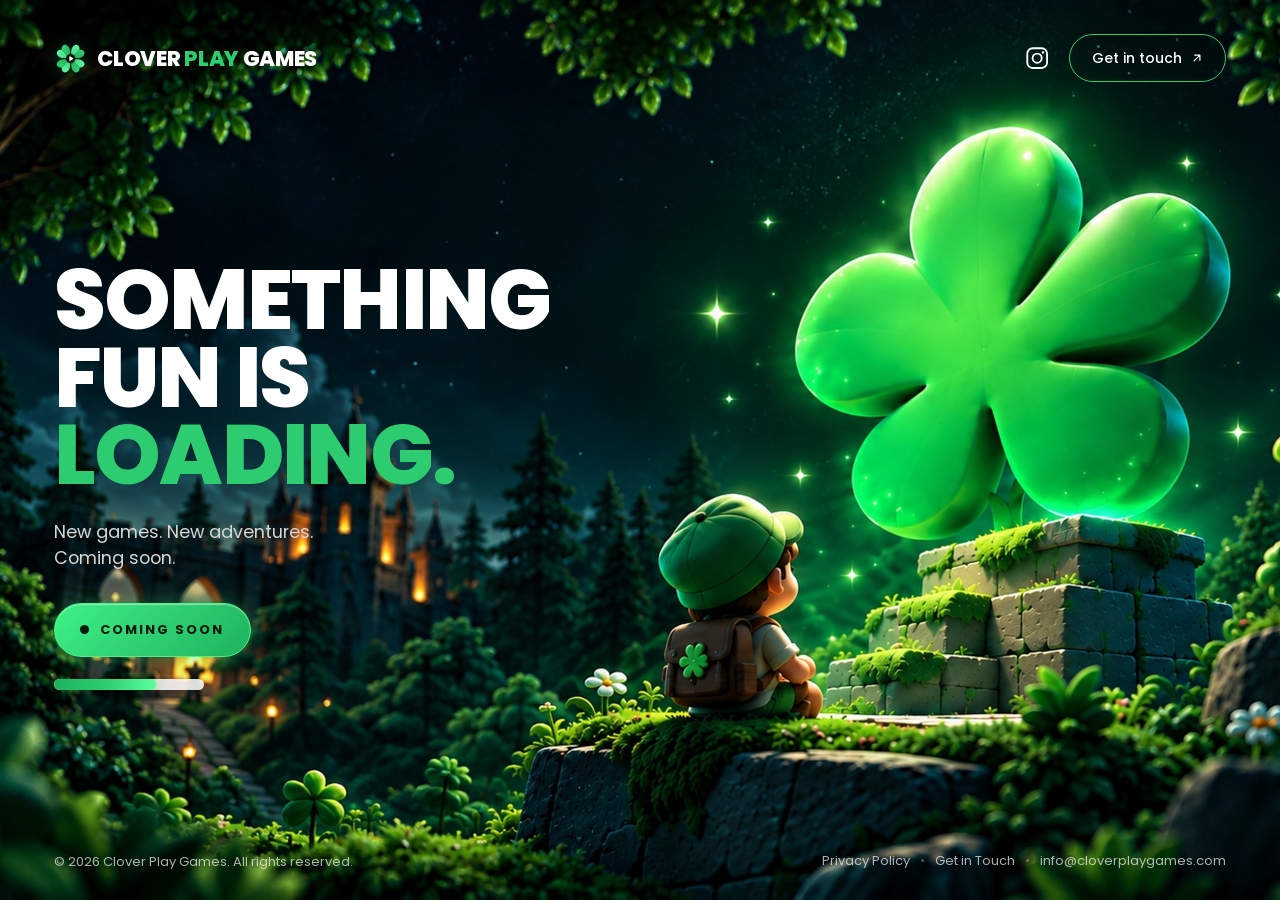
<file: index.html>
<!DOCTYPE html>
<html lang="en">
<head>
  <meta charset="UTF-8" />
  <meta name="viewport" content="width=device-width, initial-scale=1.0" />
  <title>Clover Play Games — Something Fun Is Loading</title>
  <meta name="description" content="Clover Play Games is crafting new worlds to play and explore. New games. New adventures. Coming soon." />
  <meta name="theme-color" content="#07090a" />

  <!-- Favicon & Canonical -->
  <link rel="icon" type="image/svg+xml" href="images/favicon.svg" />
  <link rel="canonical" href="https://cloverplaygames.com/" />

  <!-- Open Graph / Social Preview -->
  <meta property="og:type" content="website" />
  <meta property="og:url" content="https://cloverplaygames.com/" />
  <meta property="og:site_name" content="Clover Play Games" />
  <meta property="og:title" content="Clover Play Games — Something Fun Is Loading" />
  <meta property="og:description" content="New games. New adventures. Coming soon." />
  <meta property="og:image" content="https://cloverplaygames.com/images/hero-desktop-1672.jpg" />
  <meta property="og:image:width" content="1672" />
  <meta property="og:image:height" content="941" />

  <!-- Twitter / X Card -->
  <meta name="twitter:card" content="summary_large_image" />
  <meta name="twitter:title" content="Clover Play Games — Something Fun Is Loading" />
  <meta name="twitter:description" content="New games. New adventures. Coming soon." />
  <meta name="twitter:image" content="https://cloverplaygames.com/images/hero-desktop-1672.jpg" />

  <!-- Google Font: Poppins -->
  <link rel="preconnect" href="https://fonts.googleapis.com">
  <link rel="preconnect" href="https://fonts.gstatic.com" crossorigin>
  <link href="https://fonts.googleapis.com/css2?family=Poppins:wght@400;500;600;700;800;900&display=swap" rel="stylesheet">

  <link rel="stylesheet" href="css/styles.css" />
</head>
<body>

  <div class="page">

    <!-- Background scene -->
    <div class="hero-bg" aria-hidden="true"></div>

    <!-- Header -->
    <header class="site-header">
      <a href="./" class="logo" aria-label="Clover Play Games home">
        <svg class="logo-icon" width="40" height="40" viewBox="0 0 40 40" fill="none" xmlns="http://www.w3.org/2000/svg">
          <defs>
            <linearGradient id="cpg-lit" x1="6" y1="4" x2="34" y2="36" gradientUnits="userSpaceOnUse">
              <stop offset="0%" stop-color="#6BFFAE"/>
              <stop offset="55%" stop-color="#2ECC71"/>
              <stop offset="100%" stop-color="#109848"/>
            </linearGradient>
            <linearGradient id="cpg-shade" x1="8" y1="6" x2="32" y2="34" gradientUnits="userSpaceOnUse">
              <stop offset="0%" stop-color="#3CE882"/>
              <stop offset="100%" stop-color="#0B7A38"/>
            </linearGradient>
          </defs>
          <g transform="rotate(45 20 20)">
            <path d="M20 17.6C13.5 14.2 10.2 8.8 12.2 4.6C13.6 1.6 17.8 1.8 20 4.9V17.6Z" fill="url(#cpg-lit)"/>
            <path d="M20 17.6C26.5 14.2 29.8 8.8 27.8 4.6C26.4 1.6 22.2 1.8 20 4.9V17.6Z" fill="url(#cpg-shade)"/>
          </g>
          <g transform="rotate(135 20 20)">
            <path d="M20 17.6C13.5 14.2 10.2 8.8 12.2 4.6C13.6 1.6 17.8 1.8 20 4.9V17.6Z" fill="url(#cpg-lit)"/>
            <path d="M20 17.6C26.5 14.2 29.8 8.8 27.8 4.6C26.4 1.6 22.2 1.8 20 4.9V17.6Z" fill="url(#cpg-shade)"/>
          </g>
          <g transform="rotate(225 20 20)">
            <path d="M20 17.6C13.5 14.2 10.2 8.8 12.2 4.6C13.6 1.6 17.8 1.8 20 4.9V17.6Z" fill="url(#cpg-lit)"/>
            <path d="M20 17.6C26.5 14.2 29.8 8.8 27.8 4.6C26.4 1.6 22.2 1.8 20 4.9V17.6Z" fill="url(#cpg-shade)"/>
          </g>
          <g transform="rotate(315 20 20)">
            <path d="M20 17.6C13.5 14.2 10.2 8.8 12.2 4.6C13.6 1.6 17.8 1.8 20 4.9V17.6Z" fill="url(#cpg-lit)"/>
            <path d="M20 17.6C26.5 14.2 29.8 8.8 27.8 4.6C26.4 1.6 22.2 1.8 20 4.9V17.6Z" fill="url(#cpg-shade)"/>
          </g>
          <circle cx="20" cy="20" r="5.6" fill="#06140C"/>
          <path d="M18.4 17.1C18.4 16.65 18.9 16.38 19.28 16.62L22.95 18.88C23.32 19.1 23.32 19.64 22.95 19.86L19.28 22.12C18.9 22.36 18.4 22.09 18.4 21.64V17.1Z" transform="translate(0 0.6)" fill="#FFFFFF"/>
        </svg>
        <span class="logo-text">CLOVER <span class="accent">PLAY</span> GAMES</span>
      </a>

      <nav class="header-actions" aria-label="Primary navigation">
        <a href="https://www.instagram.com/cloverplaygames/" target="_blank" rel="noopener noreferrer" class="icon-btn" aria-label="Instagram">
          <svg width="32" height="32" viewBox="0 0 32 32" fill="none" aria-hidden="true" xmlns="http://www.w3.org/2000/svg">
            <rect x="3" y="3" width="26" height="26" rx="7" stroke="currentColor" stroke-width="2.4"/>
            <circle cx="16" cy="16" r="6" stroke="currentColor" stroke-width="2.4"/>
            <circle cx="23.6" cy="8.5" r="1.6" fill="currentColor"/>
          </svg>
        </a>
        <a href="contact.html" class="pill-btn outline">
          Get in touch
          <svg width="14" height="14" viewBox="0 0 24 24" fill="none" xmlns="http://www.w3.org/2000/svg">
            <path d="M7 17L17 7M17 7H8M17 7V16" stroke="currentColor" stroke-width="2" stroke-linecap="round" stroke-linejoin="round"/>
          </svg>
        </a>
      </nav>
    </header>

    <!-- Hero content -->
    <main class="hero">
      <h1 class="headline">
        <span class="line-white">SOMETHING</span>
        <span class="line-white">FUN IS</span>
        <span class="line-accent">LOADING.</span>
      </h1>
      <p class="subtext">New games. New adventures.<br class="br-desktop" /> Coming soon.</p>
      <span class="pill-btn coming-soon">
        <span class="status-pulse-dot" aria-hidden="true"></span>
        Coming soon
      </span>
      <div class="loading-progress" role="img" aria-label="Loading progress">
        <span></span>
      </div>
    </main>

    <!-- Footer -->
    <footer class="site-footer">
      <p>© 2026 Clover Play Games.<br class="br-mobile" /> All rights reserved.</p>
      <nav class="footer-links" aria-label="Footer navigation">
        <a href="privacy-policy.html">Privacy Policy</a>
        <span class="footer-sep" aria-hidden="true">•</span>
        <a href="contact.html">Get in Touch</a>
        <span class="footer-sep" aria-hidden="true">•</span>
        <a href="https://mail.google.com/mail/?view=cm&fs=1&to=info@cloverplaygames.com" target="_blank" rel="noopener noreferrer" class="footer-email">info@cloverplaygames.com</a>
      </nav>
    </footer>

  </div>

  <script>
    const instagramButton = document.querySelector('.icon-btn');
    if (instagramButton) {
      instagramButton.addEventListener('click', () => {
        instagramButton.classList.remove('is-pressed');
        void instagramButton.offsetWidth;
        instagramButton.classList.add('is-pressed');
      });
    }
  </script>

</body>
</html>
</file>
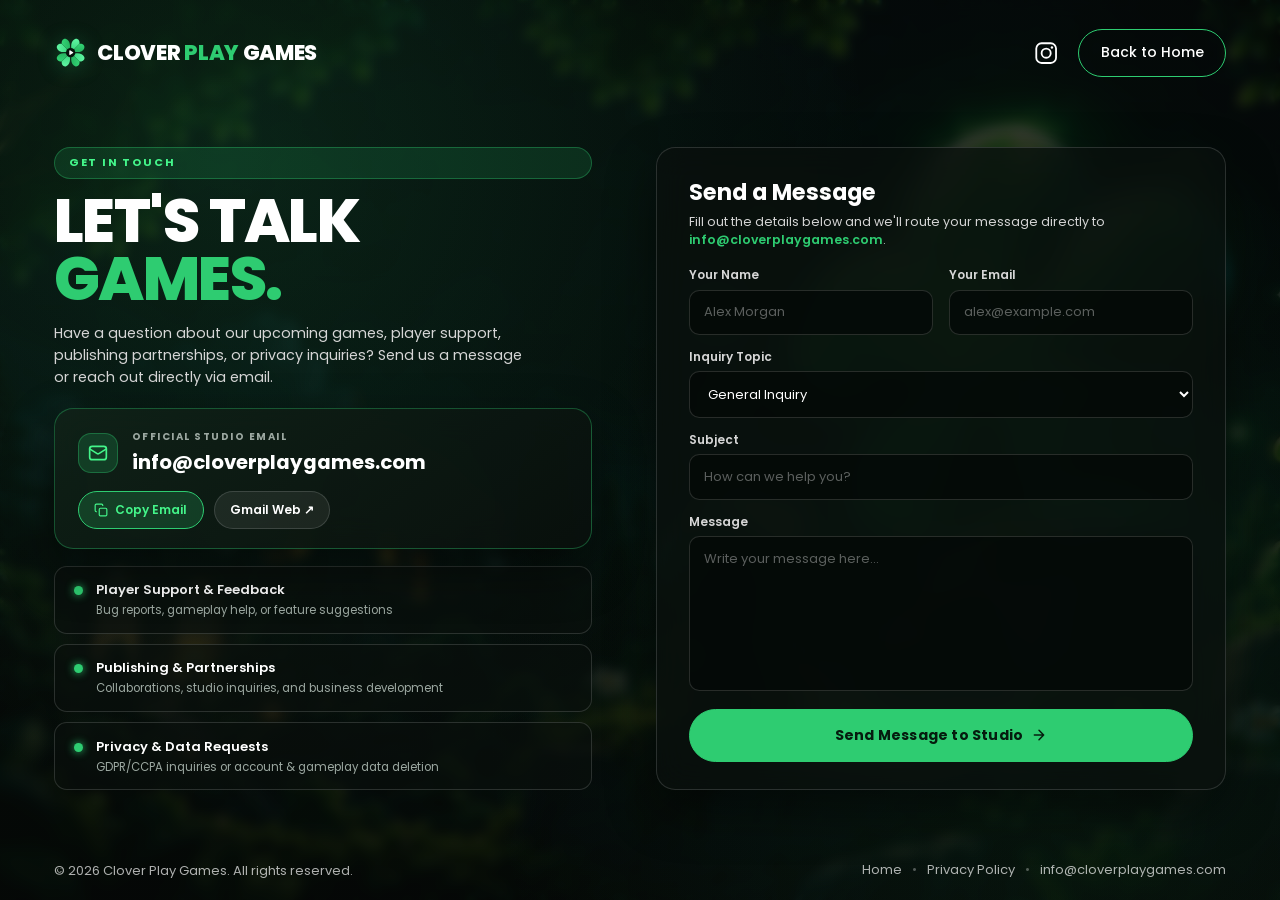
<file: contact.html>
<!DOCTYPE html>
<html lang="en">
<head>
  <meta charset="UTF-8" />
  <meta name="viewport" content="width=device-width, initial-scale=1.0" />
  <title>Get in Touch — Clover Play Games</title>
  <meta name="description" content="Get in touch with Clover Play Games for player support, publishing partnerships, press inquiries, or privacy requests at info@cloverplaygames.com." />
  <meta name="theme-color" content="#07090a" />

  <!-- Favicon & Canonical -->
  <link rel="icon" type="image/svg+xml" href="images/favicon.svg" />
  <link rel="canonical" href="https://cloverplaygames.com/contact.html" />

  <!-- Open Graph / Social Preview -->
  <meta property="og:type" content="website" />
  <meta property="og:url" content="https://cloverplaygames.com/contact.html" />
  <meta property="og:site_name" content="Clover Play Games" />
  <meta property="og:title" content="Get in Touch — Clover Play Games" />
  <meta property="og:description" content="Connect with Clover Play Games for game support, partnerships, and inquiries." />
  <meta property="og:image" content="https://cloverplaygames.com/images/hero-desktop-1672.jpg" />

  <!-- Twitter / X Card -->
  <meta name="twitter:card" content="summary_large_image" />
  <meta name="twitter:title" content="Get in Touch — Clover Play Games" />
  <meta name="twitter:description" content="Connect with Clover Play Games for game support, partnerships, and inquiries." />
  <meta name="twitter:image" content="https://cloverplaygames.com/images/hero-desktop-1672.jpg" />

  <!-- Google Font: Poppins -->
  <link rel="preconnect" href="https://fonts.googleapis.com">
  <link rel="preconnect" href="https://fonts.gstatic.com" crossorigin>
  <link href="https://fonts.googleapis.com/css2?family=Poppins:wght@400;500;600;700;800;900&display=swap" rel="stylesheet">

  <link rel="stylesheet" href="css/styles.css" />
</head>
<body>

  <div class="page subpage contact-page">

    <!-- Background scene with readable dark scrim -->
    <div class="hero-bg" aria-hidden="true"></div>
    <div class="subpage-scrim" aria-hidden="true"></div>

    <!-- Header -->
    <header class="site-header">
      <a href="./" class="logo" aria-label="Clover Play Games home">
        <svg class="logo-icon" width="40" height="40" viewBox="0 0 40 40" fill="none" xmlns="http://www.w3.org/2000/svg">
          <defs>
            <linearGradient id="cpg-lit" x1="6" y1="4" x2="34" y2="36" gradientUnits="userSpaceOnUse">
              <stop offset="0%" stop-color="#6BFFAE"/>
              <stop offset="55%" stop-color="#2ECC71"/>
              <stop offset="100%" stop-color="#109848"/>
            </linearGradient>
            <linearGradient id="cpg-shade" x1="8" y1="6" x2="32" y2="34" gradientUnits="userSpaceOnUse">
              <stop offset="0%" stop-color="#3CE882"/>
              <stop offset="100%" stop-color="#0B7A38"/>
            </linearGradient>
          </defs>
          <g transform="rotate(45 20 20)">
            <path d="M20 17.6C13.5 14.2 10.2 8.8 12.2 4.6C13.6 1.6 17.8 1.8 20 4.9V17.6Z" fill="url(#cpg-lit)"/>
            <path d="M20 17.6C26.5 14.2 29.8 8.8 27.8 4.6C26.4 1.6 22.2 1.8 20 4.9V17.6Z" fill="url(#cpg-shade)"/>
          </g>
          <g transform="rotate(135 20 20)">
            <path d="M20 17.6C13.5 14.2 10.2 8.8 12.2 4.6C13.6 1.6 17.8 1.8 20 4.9V17.6Z" fill="url(#cpg-lit)"/>
            <path d="M20 17.6C26.5 14.2 29.8 8.8 27.8 4.6C26.4 1.6 22.2 1.8 20 4.9V17.6Z" fill="url(#cpg-shade)"/>
          </g>
          <g transform="rotate(225 20 20)">
            <path d="M20 17.6C13.5 14.2 10.2 8.8 12.2 4.6C13.6 1.6 17.8 1.8 20 4.9V17.6Z" fill="url(#cpg-lit)"/>
            <path d="M20 17.6C26.5 14.2 29.8 8.8 27.8 4.6C26.4 1.6 22.2 1.8 20 4.9V17.6Z" fill="url(#cpg-shade)"/>
          </g>
          <g transform="rotate(315 20 20)">
            <path d="M20 17.6C13.5 14.2 10.2 8.8 12.2 4.6C13.6 1.6 17.8 1.8 20 4.9V17.6Z" fill="url(#cpg-lit)"/>
            <path d="M20 17.6C26.5 14.2 29.8 8.8 27.8 4.6C26.4 1.6 22.2 1.8 20 4.9V17.6Z" fill="url(#cpg-shade)"/>
          </g>
          <circle cx="20" cy="20" r="5.6" fill="#06140C"/>
          <path d="M18.4 17.1C18.4 16.65 18.9 16.38 19.28 16.62L22.95 18.88C23.32 19.1 23.32 19.64 22.95 19.86L19.28 22.12C18.9 22.36 18.4 22.09 18.4 21.64V17.1Z" transform="translate(0 0.6)" fill="#FFFFFF"/>
        </svg>
        <span class="logo-text">CLOVER <span class="accent">PLAY</span> GAMES</span>
      </a>

      <nav class="header-actions" aria-label="Primary navigation">
        <a href="https://www.instagram.com/cloverplaygames/" target="_blank" rel="noopener noreferrer" class="icon-btn" aria-label="Instagram">
          <svg width="32" height="32" viewBox="0 0 32 32" fill="none" aria-hidden="true" xmlns="http://www.w3.org/2000/svg">
            <rect x="3" y="3" width="26" height="26" rx="7" stroke="currentColor" stroke-width="2.4"/>
            <circle cx="16" cy="16" r="6" stroke="currentColor" stroke-width="2.4"/>
            <circle cx="23.6" cy="8.5" r="1.6" fill="currentColor"/>
          </svg>
        </a>
        <a href="./" class="pill-btn outline">
          Back to Home
        </a>
      </nav>
    </header>

    <!-- Contact Content -->
    <main class="subpage-main">
      <div class="contact-grid">

        <!-- Left Column: Info & Direct Email Card -->
        <section class="contact-info">
          <span class="section-badge">GET IN TOUCH</span>
          <h1 class="subpage-title">
            LET'S TALK <span class="line-accent">GAMES.</span>
          </h1>
          <p class="subpage-lead">
            Have a question about our upcoming games, player support, publishing partnerships, or privacy inquiries? Send us a message or reach out directly via email.
          </p>

          <!-- Official Email Highlight Card -->
          <div class="glass-card email-spotlight-card">
            <div class="email-card-header">
              <div class="email-icon-badge" aria-hidden="true">
                <svg width="20" height="20" viewBox="0 0 24 24" fill="none" xmlns="http://www.w3.org/2000/svg">
                  <rect x="2" y="4" width="20" height="16" rx="3" stroke="currentColor" stroke-width="2"/>
                  <path d="M22 7L13.03 12.7C12.41 13.09 11.59 13.09 10.97 12.7L2 7" stroke="currentColor" stroke-width="2" stroke-linecap="round"/>
                </svg>
              </div>
              <div>
                <span class="card-eyebrow">OFFICIAL STUDIO EMAIL</span>
                <a href="https://mail.google.com/mail/?view=cm&fs=1&to=info@cloverplaygames.com" target="_blank" rel="noopener noreferrer" class="email-address-link" id="official-email">info@cloverplaygames.com</a>
              </div>
            </div>

            <div class="email-quick-actions">
              <button type="button" class="action-chip primary-chip" id="copy-email-btn" data-email="info@cloverplaygames.com">
                <svg width="14" height="14" viewBox="0 0 24 24" fill="none" xmlns="http://www.w3.org/2000/svg">
                  <rect x="9" y="9" width="13" height="13" rx="2" stroke="currentColor" stroke-width="2"/>
                  <path d="M5 15H4C2.89543 15 2 14.1046 2 13V4C2 2.89543 2.89543 2 4 2H13C14.1046 2 15 2.89543 15 4V5" stroke="currentColor" stroke-width="2"/>
                </svg>
                <span id="copy-email-label">Copy Email</span>
              </button>
              <a href="https://mail.google.com/mail/?view=cm&fs=1&to=info@cloverplaygames.com" target="_blank" rel="noopener noreferrer" class="action-chip">
                Gmail Web ↗
              </a>
            </div>
          </div>

          <!-- Quick Topic Cards -->
          <div class="topic-cards-list">
            <button type="button" class="topic-item-btn" data-select-topic="Player Support & Feedback">
              <span class="topic-dot"></span>
              <div>
                <strong>Player Support &amp; Feedback</strong>
                <span>Bug reports, gameplay help, or feature suggestions</span>
              </div>
            </button>
            <button type="button" class="topic-item-btn" data-select-topic="Publishing & Partnerships">
              <span class="topic-dot"></span>
              <div>
                <strong>Publishing &amp; Partnerships</strong>
                <span>Collaborations, studio inquiries, and business development</span>
              </div>
            </button>
            <button type="button" class="topic-item-btn" data-select-topic="Privacy / Data Deletion Request">
              <span class="topic-dot"></span>
              <div>
                <strong>Privacy &amp; Data Requests</strong>
                <span>GDPR/CCPA inquiries or account &amp; gameplay data deletion</span>
              </div>
            </button>
          </div>
        </section>

        <!-- Right Column: Interactive Contact Form -->
        <section class="contact-form-section">
          <div class="glass-card form-card">
            <h2 class="form-card-title">Send a Message</h2>
            <p class="form-card-subtitle">Fill out the details below and we'll route your message directly to <span class="text-green">info@cloverplaygames.com</span>.</p>

            <form id="contact-form" class="studio-form">
              <div class="form-row-two">
                <div class="form-group">
                  <label for="sender-name">Your Name</label>
                  <input type="text" id="sender-name" name="name" required placeholder="Alex Morgan" autocomplete="name" />
                </div>
                <div class="form-group">
                  <label for="sender-email">Your Email</label>
                  <input type="email" id="sender-email" name="email" required placeholder="alex@example.com" autocomplete="email" />
                </div>
              </div>

              <div class="form-group">
                <label for="inquiry-topic">Inquiry Topic</label>
                <select id="inquiry-topic" name="topic">
                  <option value="General Inquiry">General Inquiry</option>
                  <option value="Player Support & Feedback">Player Support &amp; Feedback</option>
                  <option value="Publishing & Partnerships">Publishing &amp; Partnerships</option>
                  <option value="Press & Media">Press &amp; Media</option>
                  <option value="Privacy / Data Deletion Request">Privacy / Data Deletion Request</option>
                </select>
              </div>

              <div class="form-group">
                <label for="inquiry-subject">Subject</label>
                <input type="text" id="inquiry-subject" name="subject" required placeholder="How can we help you?" />
              </div>

              <div class="form-group">
                <label for="inquiry-message">Message</label>
                <textarea id="inquiry-message" name="message" rows="3" required placeholder="Write your message here..."></textarea>
              </div>

              <div class="form-submit-row">
                <button type="submit" class="pill-btn solid-green submit-btn" id="submit-form-btn">
                  <span id="submit-btn-label">Send Message to Studio</span>
                  <svg width="16" height="16" viewBox="0 0 24 24" fill="none" xmlns="http://www.w3.org/2000/svg">
                    <path d="M5 12H19M19 12L12 5M19 12L12 19" stroke="currentColor" stroke-width="2.2" stroke-linecap="round" stroke-linejoin="round"/>
                  </svg>
                </button>
              </div>
            </form>

          </div>
        </section>

      </div>
    </main>

    <!-- Footer -->
    <footer class="site-footer">
      <p>© 2026 Clover Play Games.<br class="br-mobile" /> All rights reserved.</p>
      <nav class="footer-links" aria-label="Footer navigation">
        <a href="./">Home</a>
        <span class="footer-sep" aria-hidden="true">•</span>
        <a href="privacy-policy.html">Privacy Policy</a>
        <span class="footer-sep" aria-hidden="true">•</span>
        <a href="https://mail.google.com/mail/?view=cm&fs=1&to=info@cloverplaygames.com" target="_blank" rel="noopener noreferrer" class="footer-email">info@cloverplaygames.com</a>
      </nav>
    </footer>

  </div>

  <script>
    // Instagram button press micro-interaction
    const instagramButton = document.querySelector('.icon-btn');
    if (instagramButton) {
      instagramButton.addEventListener('click', () => {
        instagramButton.classList.remove('is-pressed');
        void instagramButton.offsetWidth;
        instagramButton.classList.add('is-pressed');
      });
    }

    // Copy official email to clipboard
    const copyEmailBtn = document.getElementById('copy-email-btn');
    const copyEmailLabel = document.getElementById('copy-email-label');
    if (copyEmailBtn && copyEmailLabel) {
      copyEmailBtn.addEventListener('click', async () => {
        const email = copyEmailBtn.getAttribute('data-email') || 'info@cloverplaygames.com';
        try {
          await navigator.clipboard.writeText(email);
          copyEmailLabel.textContent = 'Copied! ✓';
          copyEmailBtn.classList.add('is-copied');
          setTimeout(() => {
            copyEmailLabel.textContent = 'Copy Email';
            copyEmailBtn.classList.remove('is-copied');
          }, 2400);
        } catch (err) {
          // Clipboard fallback ignored
        }
      });
    }

    // Topic quick-selector buttons & URL query param (?topic=privacy)
    const topicSelect = document.getElementById('inquiry-topic');
    const subjectInput = document.getElementById('inquiry-subject');
    const topicButtons = document.querySelectorAll('[data-select-topic]');

    function selectTopic(topicValue) {
      if (!topicSelect) return;
      topicSelect.value = topicValue;
      topicButtons.forEach((btn) => {
        btn.classList.toggle('is-active', btn.getAttribute('data-select-topic') === topicValue);
      });
      if (subjectInput && !subjectInput.value.trim()) {
        subjectInput.value = '[' + topicValue + '] ';
        subjectInput.focus();
      }
    }

    topicButtons.forEach((btn) => {
      btn.addEventListener('click', () => {
        selectTopic(btn.getAttribute('data-select-topic'));
      });
    });

    const urlParams = new URLSearchParams(window.location.search);
    if (urlParams.get('topic') === 'privacy') {
      selectTopic('Privacy / Data Deletion Request');
    }

    // Contact Form submission handler -> opens Gmail Web Compose directly
    const contactForm = document.getElementById('contact-form');
    const submitBtnLabel = document.getElementById('submit-btn-label');

    if (contactForm) {
      contactForm.addEventListener('submit', (e) => {
        e.preventDefault();
        const studioEmail = 'info@cloverplaygames.com';
        const name = document.getElementById('sender-name').value.trim();
        const email = document.getElementById('sender-email').value.trim();
        const topic = document.getElementById('inquiry-topic').value;
        const subject = document.getElementById('inquiry-subject').value.trim();
        const message = document.getElementById('inquiry-message').value.trim();

        const fullSubject = '[' + topic + '] ' + subject;
        const fullBody = [
          'Name: ' + name,
          'Reply-To Email: ' + email,
          'Topic: ' + topic,
          '----------------------------------------',
          '',
          message
        ].join('\n');

        const gmailHref = 'https://mail.google.com/mail/?view=cm&fs=1&to=' + encodeURIComponent(studioEmail) +
          '&su=' + encodeURIComponent(fullSubject) +
          '&body=' + encodeURIComponent(fullBody);

        window.open(gmailHref, '_blank', 'noopener,noreferrer');

        if (submitBtnLabel) {
          submitBtnLabel.textContent = 'Opened in Gmail Web ✓';
          setTimeout(() => {
            submitBtnLabel.textContent = 'Send Message to Studio';
          }, 3000);
        }
      });
    }
  </script>

</body>
</html>
</file>
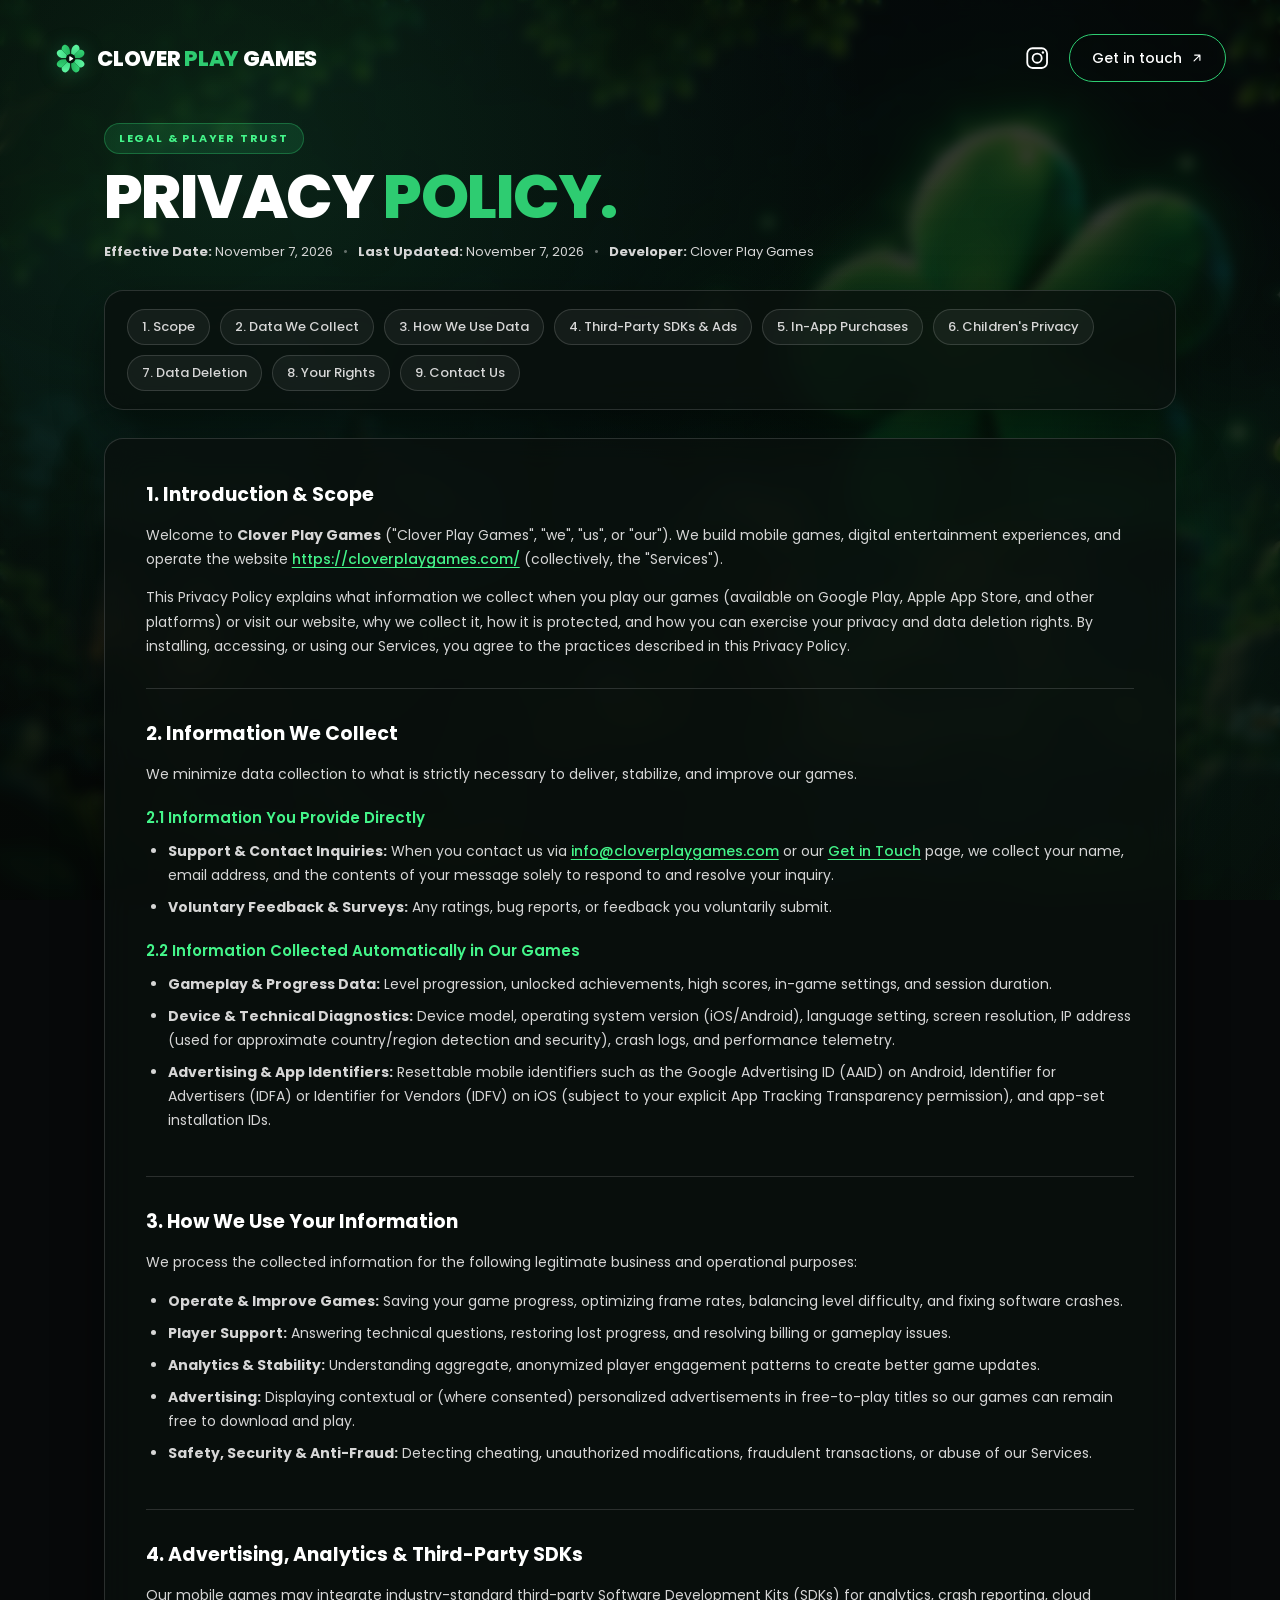
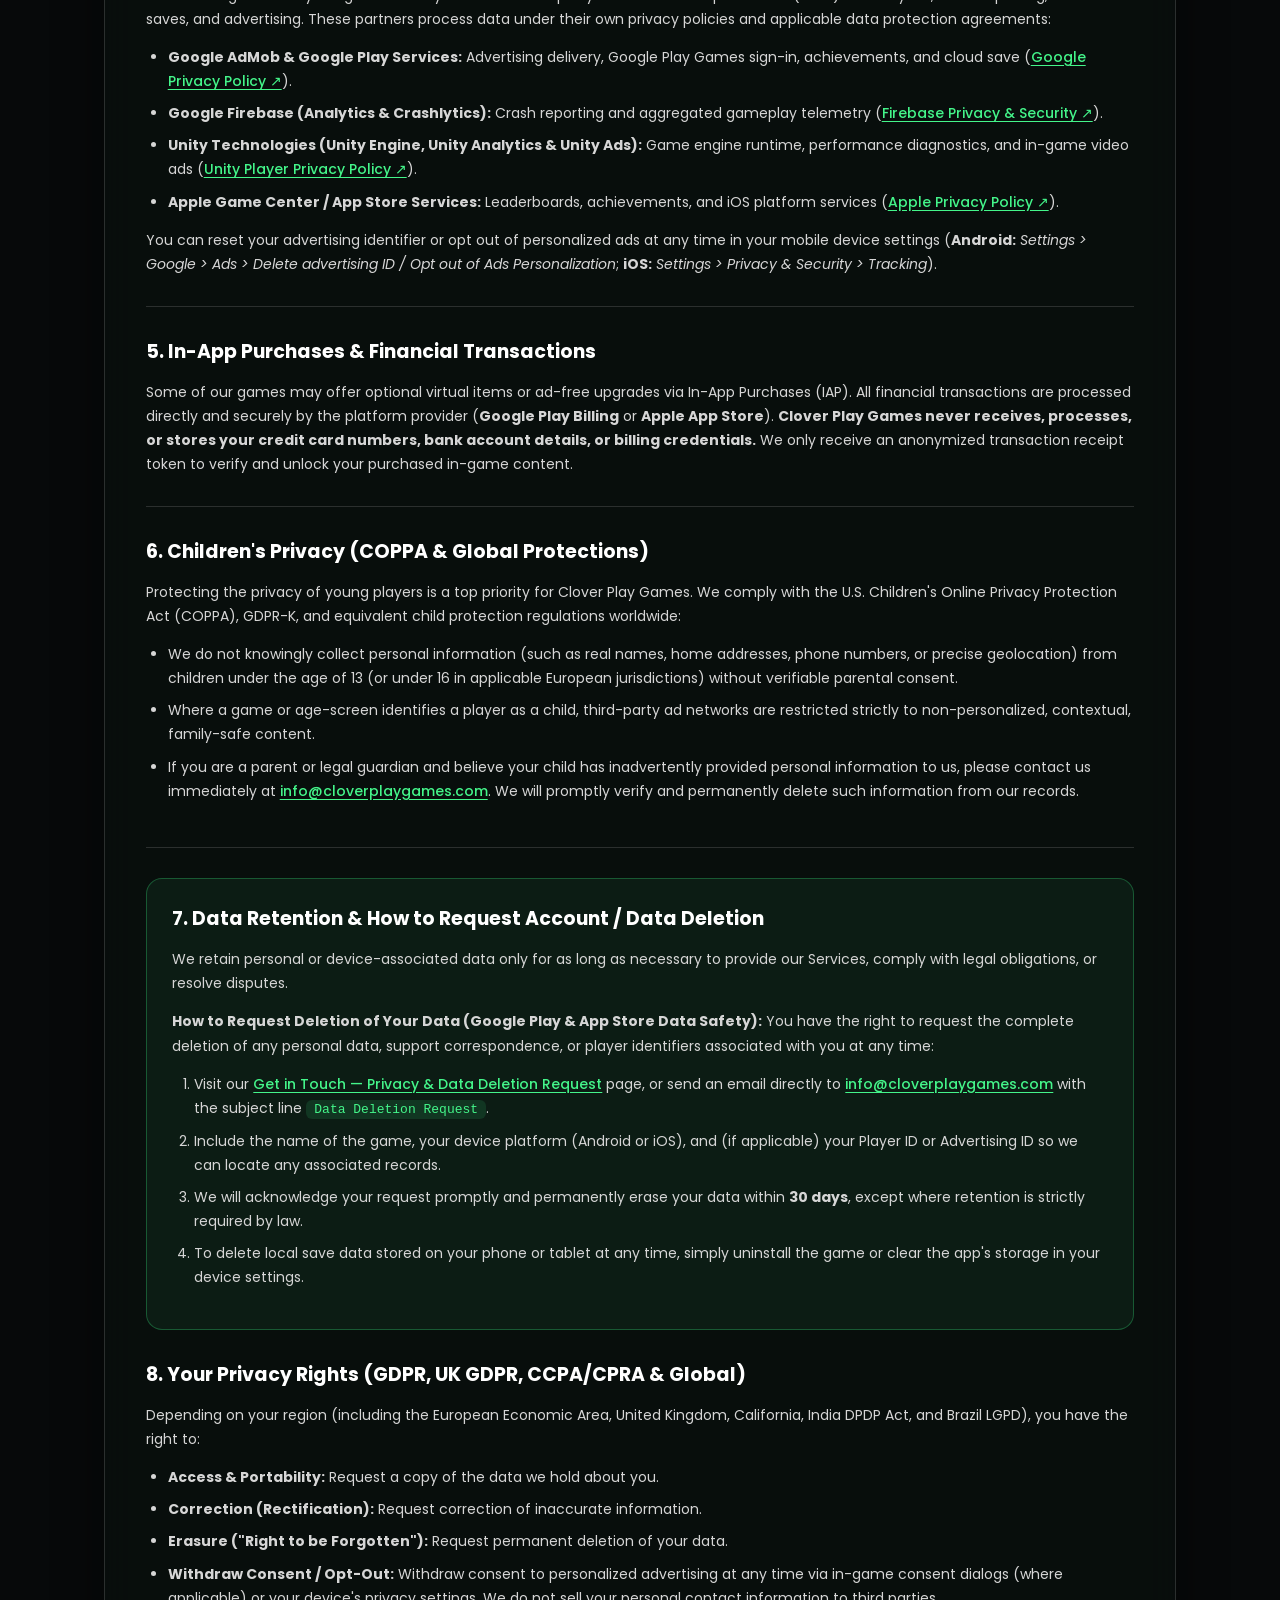
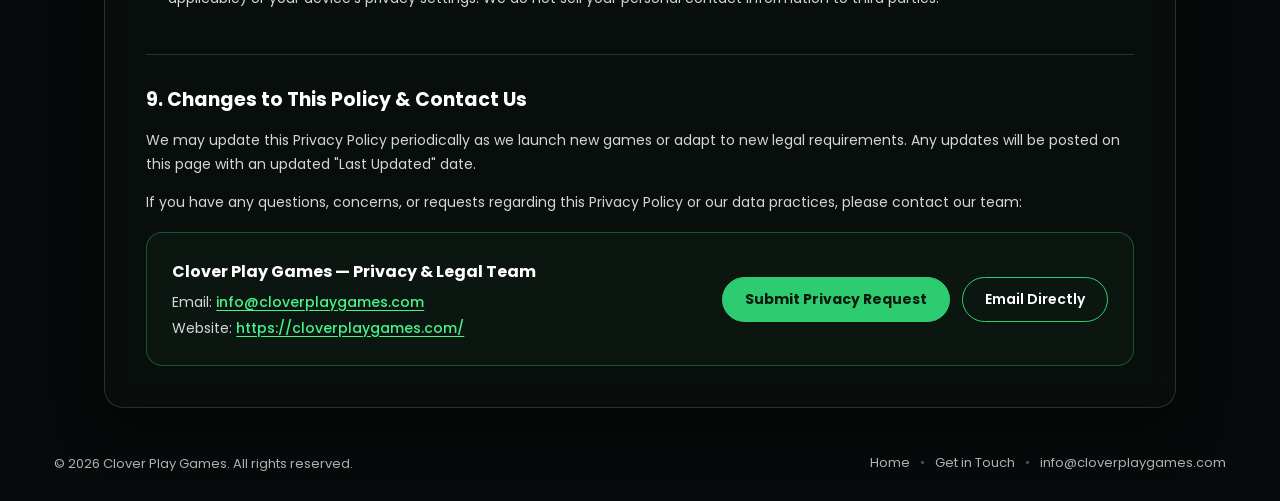
<file: privacy-policy.html>
<!DOCTYPE html>
<html lang="en">
<head>
  <meta charset="UTF-8" />
  <meta name="viewport" content="width=device-width, initial-scale=1.0" />
  <title>Privacy Policy — Clover Play Games</title>
  <meta name="description" content="Official Privacy Policy for Clover Play Games mobile games, applications, and website (cloverplaygames.com)." />
  <meta name="theme-color" content="#07090a" />

  <!-- Favicon & Canonical -->
  <link rel="icon" type="image/svg+xml" href="images/favicon.svg" />
  <link rel="canonical" href="https://cloverplaygames.com/privacy-policy.html" />

  <!-- Open Graph / Social Preview -->
  <meta property="og:type" content="website" />
  <meta property="og:url" content="https://cloverplaygames.com/privacy-policy.html" />
  <meta property="og:site_name" content="Clover Play Games" />
  <meta property="og:title" content="Privacy Policy — Clover Play Games" />
  <meta property="og:description" content="Learn how Clover Play Games protects player privacy across our mobile games and website." />
  <meta property="og:image" content="https://cloverplaygames.com/images/hero-desktop-1672.jpg" />

  <!-- Twitter / X Card -->
  <meta name="twitter:card" content="summary_large_image" />
  <meta name="twitter:title" content="Privacy Policy — Clover Play Games" />
  <meta name="twitter:description" content="Learn how Clover Play Games protects player privacy across our mobile games and website." />
  <meta name="twitter:image" content="https://cloverplaygames.com/images/hero-desktop-1672.jpg" />

  <!-- Google Font: Poppins -->
  <link rel="preconnect" href="https://fonts.googleapis.com">
  <link rel="preconnect" href="https://fonts.gstatic.com" crossorigin>
  <link href="https://fonts.googleapis.com/css2?family=Poppins:wght@400;500;600;700;800;900&display=swap" rel="stylesheet">

  <link rel="stylesheet" href="css/styles.css" />
</head>
<body>

  <div class="page subpage">

    <!-- Background scene with readable dark scrim -->
    <div class="hero-bg" aria-hidden="true"></div>
    <div class="subpage-scrim" aria-hidden="true"></div>

    <!-- Header -->
    <header class="site-header">
      <a href="./" class="logo" aria-label="Clover Play Games home">
        <svg class="logo-icon" width="40" height="40" viewBox="0 0 40 40" fill="none" xmlns="http://www.w3.org/2000/svg">
          <defs>
            <linearGradient id="cpg-lit" x1="6" y1="4" x2="34" y2="36" gradientUnits="userSpaceOnUse">
              <stop offset="0%" stop-color="#6BFFAE"/>
              <stop offset="55%" stop-color="#2ECC71"/>
              <stop offset="100%" stop-color="#109848"/>
            </linearGradient>
            <linearGradient id="cpg-shade" x1="8" y1="6" x2="32" y2="34" gradientUnits="userSpaceOnUse">
              <stop offset="0%" stop-color="#3CE882"/>
              <stop offset="100%" stop-color="#0B7A38"/>
            </linearGradient>
          </defs>
          <g transform="rotate(45 20 20)">
            <path d="M20 17.6C13.5 14.2 10.2 8.8 12.2 4.6C13.6 1.6 17.8 1.8 20 4.9V17.6Z" fill="url(#cpg-lit)"/>
            <path d="M20 17.6C26.5 14.2 29.8 8.8 27.8 4.6C26.4 1.6 22.2 1.8 20 4.9V17.6Z" fill="url(#cpg-shade)"/>
          </g>
          <g transform="rotate(135 20 20)">
            <path d="M20 17.6C13.5 14.2 10.2 8.8 12.2 4.6C13.6 1.6 17.8 1.8 20 4.9V17.6Z" fill="url(#cpg-lit)"/>
            <path d="M20 17.6C26.5 14.2 29.8 8.8 27.8 4.6C26.4 1.6 22.2 1.8 20 4.9V17.6Z" fill="url(#cpg-shade)"/>
          </g>
          <g transform="rotate(225 20 20)">
            <path d="M20 17.6C13.5 14.2 10.2 8.8 12.2 4.6C13.6 1.6 17.8 1.8 20 4.9V17.6Z" fill="url(#cpg-lit)"/>
            <path d="M20 17.6C26.5 14.2 29.8 8.8 27.8 4.6C26.4 1.6 22.2 1.8 20 4.9V17.6Z" fill="url(#cpg-shade)"/>
          </g>
          <g transform="rotate(315 20 20)">
            <path d="M20 17.6C13.5 14.2 10.2 8.8 12.2 4.6C13.6 1.6 17.8 1.8 20 4.9V17.6Z" fill="url(#cpg-lit)"/>
            <path d="M20 17.6C26.5 14.2 29.8 8.8 27.8 4.6C26.4 1.6 22.2 1.8 20 4.9V17.6Z" fill="url(#cpg-shade)"/>
          </g>
          <circle cx="20" cy="20" r="5.6" fill="#06140C"/>
          <path d="M18.4 17.1C18.4 16.65 18.9 16.38 19.28 16.62L22.95 18.88C23.32 19.1 23.32 19.64 22.95 19.86L19.28 22.12C18.9 22.36 18.4 22.09 18.4 21.64V17.1Z" transform="translate(0 0.6)" fill="#FFFFFF"/>
        </svg>
        <span class="logo-text">CLOVER <span class="accent">PLAY</span> GAMES</span>
      </a>

      <nav class="header-actions" aria-label="Primary navigation">
        <a href="https://www.instagram.com/cloverplaygames/" target="_blank" rel="noopener noreferrer" class="icon-btn" aria-label="Instagram">
          <svg width="32" height="32" viewBox="0 0 32 32" fill="none" aria-hidden="true" xmlns="http://www.w3.org/2000/svg">
            <rect x="3" y="3" width="26" height="26" rx="7" stroke="currentColor" stroke-width="2.4"/>
            <circle cx="16" cy="16" r="6" stroke="currentColor" stroke-width="2.4"/>
            <circle cx="23.6" cy="8.5" r="1.6" fill="currentColor"/>
          </svg>
        </a>
        <a href="contact.html" class="pill-btn outline">
          Get in touch
          <svg width="14" height="14" viewBox="0 0 24 24" fill="none" xmlns="http://www.w3.org/2000/svg">
            <path d="M7 17L17 7M17 7H8M17 7V16" stroke="currentColor" stroke-width="2" stroke-linecap="round" stroke-linejoin="round"/>
          </svg>
        </a>
      </nav>
    </header>

    <!-- Privacy Policy Content -->
    <main class="subpage-main legal-container">

      <div class="legal-header">
        <span class="section-badge">LEGAL &amp; PLAYER TRUST</span>
        <h1 class="subpage-title">
          PRIVACY <span class="line-accent">POLICY.</span>
        </h1>
        <p class="legal-meta">
          <span><strong>Effective Date:</strong> November 7, 2026</span>
          <span class="footer-sep" aria-hidden="true">•</span>
          <span><strong>Last Updated:</strong> November 7, 2026</span>
          <span class="footer-sep" aria-hidden="true">•</span>
          <span><strong>Developer:</strong> Clover Play Games</span>
        </p>
      </div>

      <!-- Quick Jump Bar -->
      <nav class="legal-toc glass-card" aria-label="Table of contents">
        <a href="#scope">1. Scope</a>
        <a href="#data-collected">2. Data We Collect</a>
        <a href="#how-we-use">3. How We Use Data</a>
        <a href="#third-party-sdks">4. Third-Party SDKs &amp; Ads</a>
        <a href="#in-app-purchases">5. In-App Purchases</a>
        <a href="#childrens-privacy">6. Children's Privacy</a>
        <a href="#data-deletion">7. Data Deletion</a>
        <a href="#your-rights">8. Your Rights</a>
        <a href="#contact-us">9. Contact Us</a>
      </nav>

      <!-- Policy Document Card -->
      <article class="glass-card legal-card">

        <section id="scope" class="legal-section">
          <h2>1. Introduction &amp; Scope</h2>
          <p>
            Welcome to <strong>Clover Play Games</strong> ("Clover Play Games", "we", "us", or "our"). We build mobile games, digital entertainment experiences, and operate the website <a href="https://cloverplaygames.com/" class="inline-link">https://cloverplaygames.com/</a> (collectively, the "Services").
          </p>
          <p>
            This Privacy Policy explains what information we collect when you play our games (available on Google Play, Apple App Store, and other platforms) or visit our website, why we collect it, how it is protected, and how you can exercise your privacy and data deletion rights. By installing, accessing, or using our Services, you agree to the practices described in this Privacy Policy.
          </p>
        </section>

        <section id="data-collected" class="legal-section">
          <h2>2. Information We Collect</h2>
          <p>We minimize data collection to what is strictly necessary to deliver, stabilize, and improve our games.</p>

          <h3>2.1 Information You Provide Directly</h3>
          <ul>
            <li><strong>Support &amp; Contact Inquiries:</strong> When you contact us via <a href="mailto:info@cloverplaygames.com" class="inline-link">info@cloverplaygames.com</a> or our <a href="contact.html" class="inline-link">Get in Touch</a> page, we collect your name, email address, and the contents of your message solely to respond to and resolve your inquiry.</li>
            <li><strong>Voluntary Feedback &amp; Surveys:</strong> Any ratings, bug reports, or feedback you voluntarily submit.</li>
          </ul>

          <h3>2.2 Information Collected Automatically in Our Games</h3>
          <ul>
            <li><strong>Gameplay &amp; Progress Data:</strong> Level progression, unlocked achievements, high scores, in-game settings, and session duration.</li>
            <li><strong>Device &amp; Technical Diagnostics:</strong> Device model, operating system version (iOS/Android), language setting, screen resolution, IP address (used for approximate country/region detection and security), crash logs, and performance telemetry.</li>
            <li><strong>Advertising &amp; App Identifiers:</strong> Resettable mobile identifiers such as the Google Advertising ID (AAID) on Android, Identifier for Advertisers (IDFA) or Identifier for Vendors (IDFV) on iOS (subject to your explicit App Tracking Transparency permission), and app-set installation IDs.</li>
          </ul>
        </section>

        <section id="how-we-use" class="legal-section">
          <h2>3. How We Use Your Information</h2>
          <p>We process the collected information for the following legitimate business and operational purposes:</p>
          <ul>
            <li><strong>Operate &amp; Improve Games:</strong> Saving your game progress, optimizing frame rates, balancing level difficulty, and fixing software crashes.</li>
            <li><strong>Player Support:</strong> Answering technical questions, restoring lost progress, and resolving billing or gameplay issues.</li>
            <li><strong>Analytics &amp; Stability:</strong> Understanding aggregate, anonymized player engagement patterns to create better game updates.</li>
            <li><strong>Advertising:</strong> Displaying contextual or (where consented) personalized advertisements in free-to-play titles so our games can remain free to download and play.</li>
            <li><strong>Safety, Security &amp; Anti-Fraud:</strong> Detecting cheating, unauthorized modifications, fraudulent transactions, or abuse of our Services.</li>
          </ul>
        </section>

        <section id="third-party-sdks" class="legal-section">
          <h2>4. Advertising, Analytics &amp; Third-Party SDKs</h2>
          <p>
            Our mobile games may integrate industry-standard third-party Software Development Kits (SDKs) for analytics, crash reporting, cloud saves, and advertising. These partners process data under their own privacy policies and applicable data protection agreements:
          </p>
          <ul>
            <li><strong>Google AdMob &amp; Google Play Services:</strong> Advertising delivery, Google Play Games sign-in, achievements, and cloud save (<a href="https://policies.google.com/privacy" target="_blank" rel="noopener noreferrer" class="inline-link">Google Privacy Policy ↗</a>).</li>
            <li><strong>Google Firebase (Analytics &amp; Crashlytics):</strong> Crash reporting and aggregated gameplay telemetry (<a href="https://firebase.google.com/support/privacy" target="_blank" rel="noopener noreferrer" class="inline-link">Firebase Privacy &amp; Security ↗</a>).</li>
            <li><strong>Unity Technologies (Unity Engine, Unity Analytics &amp; Unity Ads):</strong> Game engine runtime, performance diagnostics, and in-game video ads (<a href="https://unity.com/legal/game-player-and-app-user-privacy-policy" target="_blank" rel="noopener noreferrer" class="inline-link">Unity Player Privacy Policy ↗</a>).</li>
            <li><strong>Apple Game Center / App Store Services:</strong> Leaderboards, achievements, and iOS platform services (<a href="https://www.apple.com/legal/privacy/" target="_blank" rel="noopener noreferrer" class="inline-link">Apple Privacy Policy ↗</a>).</li>
          </ul>
          <p>
            You can reset your advertising identifier or opt out of personalized ads at any time in your mobile device settings (<strong>Android:</strong> <em>Settings &gt; Google &gt; Ads &gt; Delete advertising ID / Opt out of Ads Personalization</em>; <strong>iOS:</strong> <em>Settings &gt; Privacy &amp; Security &gt; Tracking</em>).
          </p>
        </section>

        <section id="in-app-purchases" class="legal-section">
          <h2>5. In-App Purchases &amp; Financial Transactions</h2>
          <p>
            Some of our games may offer optional virtual items or ad-free upgrades via In-App Purchases (IAP). All financial transactions are processed directly and securely by the platform provider (<strong>Google Play Billing</strong> or <strong>Apple App Store</strong>). <strong>Clover Play Games never receives, processes, or stores your credit card numbers, bank account details, or billing credentials.</strong> We only receive an anonymized transaction receipt token to verify and unlock your purchased in-game content.
          </p>
        </section>

        <section id="childrens-privacy" class="legal-section">
          <h2>6. Children's Privacy (COPPA &amp; Global Protections)</h2>
          <p>
            Protecting the privacy of young players is a top priority for Clover Play Games. We comply with the U.S. Children's Online Privacy Protection Act (COPPA), GDPR-K, and equivalent child protection regulations worldwide:
          </p>
          <ul>
            <li>We do not knowingly collect personal information (such as real names, home addresses, phone numbers, or precise geolocation) from children under the age of 13 (or under 16 in applicable European jurisdictions) without verifiable parental consent.</li>
            <li>Where a game or age-screen identifies a player as a child, third-party ad networks are restricted strictly to non-personalized, contextual, family-safe content.</li>
            <li>If you are a parent or legal guardian and believe your child has inadvertently provided personal information to us, please contact us immediately at <a href="mailto:info@cloverplaygames.com" class="inline-link">info@cloverplaygames.com</a>. We will promptly verify and permanently delete such information from our records.</li>
          </ul>
        </section>

        <section id="data-deletion" class="legal-section highlight-legal-box">
          <h2>7. Data Retention &amp; How to Request Account / Data Deletion</h2>
          <p>
            We retain personal or device-associated data only for as long as necessary to provide our Services, comply with legal obligations, or resolve disputes.
          </p>
          <p>
            <strong>How to Request Deletion of Your Data (Google Play &amp; App Store Data Safety):</strong>
            You have the right to request the complete deletion of any personal data, support correspondence, or player identifiers associated with you at any time:
          </p>
          <ol>
            <li>Visit our <a href="contact.html?topic=privacy" class="inline-link">Get in Touch — Privacy &amp; Data Deletion Request</a> page, or send an email directly to <a href="mailto:info@cloverplaygames.com?subject=Data%20Deletion%20Request" class="inline-link">info@cloverplaygames.com</a> with the subject line <code>Data Deletion Request</code>.</li>
            <li>Include the name of the game, your device platform (Android or iOS), and (if applicable) your Player ID or Advertising ID so we can locate any associated records.</li>
            <li>We will acknowledge your request promptly and permanently erase your data within <strong>30 days</strong>, except where retention is strictly required by law.</li>
            <li>To delete local save data stored on your phone or tablet at any time, simply uninstall the game or clear the app's storage in your device settings.</li>
          </ol>
        </section>

        <section id="your-rights" class="legal-section">
          <h2>8. Your Privacy Rights (GDPR, UK GDPR, CCPA/CPRA &amp; Global)</h2>
          <p>Depending on your region (including the European Economic Area, United Kingdom, California, India DPDP Act, and Brazil LGPD), you have the right to:</p>
          <ul>
            <li><strong>Access &amp; Portability:</strong> Request a copy of the data we hold about you.</li>
            <li><strong>Correction (Rectification):</strong> Request correction of inaccurate information.</li>
            <li><strong>Erasure ("Right to be Forgotten"):</strong> Request permanent deletion of your data.</li>
            <li><strong>Withdraw Consent / Opt-Out:</strong> Withdraw consent to personalized advertising at any time via in-game consent dialogs (where applicable) or your device's privacy settings. We do not sell your personal contact information to third parties.</li>
          </ul>
        </section>

        <section id="contact-us" class="legal-section">
          <h2>9. Changes to This Policy &amp; Contact Us</h2>
          <p>
            We may update this Privacy Policy periodically as we launch new games or adapt to new legal requirements. Any updates will be posted on this page with an updated "Last Updated" date.
          </p>
          <p>
            If you have any questions, concerns, or requests regarding this Privacy Policy or our data practices, please contact our team:
          </p>
          <div class="legal-contact-box">
            <div>
              <strong>Clover Play Games — Privacy &amp; Legal Team</strong>
              <p>Email: <a href="mailto:info@cloverplaygames.com" class="inline-link">info@cloverplaygames.com</a></p>
              <p>Website: <a href="https://cloverplaygames.com/" class="inline-link">https://cloverplaygames.com/</a></p>
            </div>
            <div class="legal-contact-actions">
              <a href="contact.html?topic=privacy" class="pill-btn solid-green small-pill">Submit Privacy Request</a>
              <a href="mailto:info@cloverplaygames.com" class="pill-btn outline small-pill">Email Directly</a>
            </div>
          </div>
        </section>

      </article>

    </main>

    <!-- Footer -->
    <footer class="site-footer">
      <p>© 2026 Clover Play Games.<br class="br-mobile" /> All rights reserved.</p>
      <nav class="footer-links" aria-label="Footer navigation">
        <a href="./">Home</a>
        <span class="footer-sep" aria-hidden="true">•</span>
        <a href="contact.html">Get in Touch</a>
        <span class="footer-sep" aria-hidden="true">•</span>
        <a href="mailto:info@cloverplaygames.com" class="footer-email">info@cloverplaygames.com</a>
      </nav>
    </footer>

  </div>

  <script>
    const instagramButton = document.querySelector('.icon-btn');
    if (instagramButton) {
      instagramButton.addEventListener('click', () => {
        instagramButton.classList.remove('is-pressed');
        void instagramButton.offsetWidth;
        instagramButton.classList.add('is-pressed');
      });
    }
  </script>

</body>
</html>
</file>
<file: css/styles.css>
/* ============================================
   CLOVER PLAY GAMES — Official Website Styles
   Fluid Multi-Resolution Architecture (320px -> 4K)
   ============================================ */

:root {
  --bg: #07090a;
  --green: #2ecc71;
  --green-glow: #44f58a;
  --green-dark: #0e9f49;
  --white: #ffffff;
  --body-gray: #d6d6d6;
  --muted-gray: #9ca8a1;
  --footer-muted: rgba(255, 255, 255, 0.68);
  --border-muted: rgba(255, 255, 255, 0.14);
  --border-green: rgba(46, 204, 113, 0.35);
  --card-bg: rgba(10, 16, 13, 0.78);
  --card-bg-elevated: rgba(14, 24, 19, 0.88);

  --font: "Poppins", -apple-system, BlinkMacSystemFont, "Segoe UI", sans-serif;

  /* Fluid horizontal gutter that adapts from 768px tablets up to 4K monitors */
  --pad-x-desktop: clamp(28px, 4.2vw, 88px);
  --pad-x-mobile: clamp(16px, 5vw, 24px);
}

* { box-sizing: border-box; }

html {
  scroll-behavior: smooth;
  -webkit-text-size-adjust: 100%;
}

html, body {
  margin: 0;
  padding: 0;
  width: 100%;
  min-height: 100%;
  overflow-x: hidden;
  background: var(--bg);
  color: var(--white);
  font-family: var(--font);
  -webkit-font-smoothing: antialiased;
  -moz-osx-font-smoothing: grayscale;
}

a { text-decoration: none; color: inherit; }

.page {
  position: relative;
  width: 100%;
  min-height: 100vh;
  min-height: 100dvh;
  overflow-x: hidden;
  overflow-y: auto;
  display: flex;
  flex-direction: column;
}

/* Lock Home & Get in Touch pages to a single non-scrolling viewport on standard desktops */
@media (min-width: 981px) and (min-height: 640px) {
  .page {
    height: 100vh;
    height: 100dvh;
    max-height: 100dvh;
    overflow: hidden;
  }

  .page.subpage {
    height: auto;
    max-height: none;
    overflow: visible;
  }

  .page.subpage.contact-page {
    height: 100vh;
    height: 100dvh;
    max-height: 100dvh;
    overflow: hidden;
  }
}

/* ---------------------------------------------
   BACKGROUND SCENE — DPI & Aspect-Ratio Aware
   Serves crisp artwork across 1x/1.25x/1.5x/2x
   Windows & Retina displays and all aspect ratios.
--------------------------------------------- */
.hero-bg {
  position: fixed;
  inset: 0;
  z-index: 0;
  background-repeat: no-repeat;
  background-position: center center;
  background-size: cover;
  pointer-events: none;

  /* Base 1x small laptop */
  background-image: url("../images/hero-desktop-1672.jpg");
}

/* Standard Full-HD / Scaled Windows Laptops (1280px+ or 1.25x DPI) */
@media (min-width: 1280px),
       (min-width: 641px) and (-webkit-min-device-pixel-ratio: 1.25),
       (min-width: 641px) and (min-resolution: 120dpi) {
  .hero-bg {
    background-image: url("../images/hero-desktop-2400.jpg");
  }
}

/* Large Desktop, QHD, 4K & Retina Desktops (1600px+ or 1.5x+ DPI) */
@media (min-width: 1600px),
       (min-width: 1024px) and (-webkit-min-device-pixel-ratio: 1.5),
       (min-width: 1024px) and (min-resolution: 144dpi) {
  .hero-bg {
    background-image: url("../images/hero-desktop-2560.jpg");
  }
}

/* Portrait Mobile & Portrait Compact Tablets — Base */
@media (max-width: 640px),
       (max-width: 820px) and (orientation: portrait) {
  .hero-bg {
    background-image: url("../images/hero-mobile-941.jpg");
    background-position: center top;
  }
}

/* Portrait Mobile & Portrait Tablets — High-DPI / Retina (Crisp 1080x1920) */
@media (max-width: 640px) and (-webkit-min-device-pixel-ratio: 1.25),
       (max-width: 640px) and (min-resolution: 120dpi),
       (max-width: 820px) and (orientation: portrait) and (min-width: 400px) {
  .hero-bg {
    background-image: url("../images/hero-mobile-1080.jpg");
    background-position: center top;
  }
}

.subpage-scrim {
  position: fixed;
  inset: 0;
  z-index: 1;
  pointer-events: none;
  background:
    radial-gradient(circle at 18% 18%, rgba(46, 204, 113, 0.14), transparent 50%),
    radial-gradient(circle at 82% 80%, rgba(46, 204, 113, 0.08), transparent 45%),
    linear-gradient(180deg, rgba(5, 8, 7, 0.78) 0%, rgba(5, 8, 7, 0.90) 100%);
  backdrop-filter: blur(6px);
  -webkit-backdrop-filter: blur(6px);
}

/* ---------------------------------------------
   HEADER & BRAND LOGO (Fluid across all screens)
--------------------------------------------- */
.site-header {
  position: relative;
  z-index: 2;
  flex: 0 0 auto;
  width: 100%;
  display: flex;
  align-items: center;
  justify-content: space-between;
  padding: clamp(20px, 3.8vh, 44px) var(--pad-x-desktop) 0;
}

.contact-page .site-header {
  padding: clamp(18px, 3.2vh, 38px) var(--pad-x-desktop) 0;
}

.logo {
  display: flex;
  align-items: center;
  gap: clamp(8px, 0.8vw, 14px);
  flex: 0 0 auto;
}

.logo-icon {
  width: clamp(32px, min(2.6vw, 4.6vh), 46px);
  height: clamp(32px, min(2.6vw, 4.6vh), 46px);
  flex: 0 0 auto;
  filter: drop-shadow(0 2px 10px rgba(46, 204, 113, 0.28));
  transition: transform 0.25s cubic-bezier(0.2, 0.85, 0.35, 1), filter 0.25s ease;
}

.logo:hover .logo-icon {
  transform: scale(1.07) rotate(-4deg);
  filter: drop-shadow(0 4px 14px rgba(68, 245, 138, 0.48));
}

.logo-text {
  font-weight: 800;
  font-size: clamp(18px, min(1.65vw, 3vh), 30px);
  line-height: 1;
  letter-spacing: -0.3px;
  white-space: nowrap;
}

.logo-text .accent { color: var(--green); }

.header-actions {
  display: flex;
  align-items: center;
  gap: clamp(10px, 1vw, 18px);
  flex: 0 0 auto;
}

.icon-btn {
  width: clamp(38px, min(2.8vw, 4.8vh), 48px);
  height: clamp(38px, min(2.8vw, 4.8vh), 48px);
  color: var(--white);
  display: flex;
  align-items: center;
  justify-content: center;
  flex: 0 0 auto;
  transition: transform 0.18s ease, color 0.2s ease;
}

.icon-btn svg {
  width: clamp(24px, min(1.9vw, 3.3vh), 32px);
  height: clamp(24px, min(1.9vw, 3.3vh), 32px);
}

.icon-btn:hover { color: var(--green); }
.icon-btn:active { transform: scale(0.9); }

.icon-btn.is-pressed {
  animation: instagram-press-clean 0.32s cubic-bezier(0.2, 0.85, 0.35, 1);
}

@keyframes instagram-press-clean {
  0% { transform: scale(1); }
  42% { transform: scale(0.84); }
  100% { transform: scale(1); }
}

.pill-btn {
  display: inline-flex;
  align-items: center;
  justify-content: center;
  gap: 8px;
  padding: clamp(12px, 1.8vh, 17px) clamp(24px, 2vw, 34px);
  border-radius: 999px;
  font-family: var(--font);
  font-size: clamp(13px, min(0.95vw, 1.7vh), 16px);
  font-weight: 600;
  letter-spacing: 2px;
  text-transform: uppercase;
  white-space: nowrap;
  cursor: pointer;
  transition: background-color 0.2s ease, color 0.2s ease, transform 0.18s ease, box-shadow 0.2s ease;
}

.pill-btn.outline {
  border: 1.5px solid var(--green);
  color: var(--white);
  background: transparent;
}

.pill-btn.solid-green {
  border: 1.5px solid var(--green);
  background: var(--green);
  color: #051c0e;
  text-transform: none;
  letter-spacing: 0.2px;
  font-weight: 700;
}

.pill-btn.solid-green:hover {
  background: var(--green-glow);
  border-color: var(--green-glow);
  box-shadow: 0 8px 24px rgba(46, 204, 113, 0.32);
  transform: translateY(-1px);
}

.pill-btn.small-pill {
  padding: 11px 22px;
  font-size: 14px;
  letter-spacing: 0;
  text-transform: none;
}

.header-actions .pill-btn {
  text-transform: none;
  letter-spacing: 0;
  font-size: clamp(14px, min(1.05vw, 1.85vh), 18px);
  font-weight: 500;
  padding: clamp(10px, 1.4vh, 14px) clamp(20px, 1.7vw, 28px);
}

.pill-btn.outline:hover {
  background: var(--green);
  color: #06210f;
}

/* ---------------------------------------------
   HERO CONTENT & ANIMATED COMING SOON
--------------------------------------------- */
.hero {
  position: relative;
  z-index: 2;
  flex: 1;
  display: flex;
  flex-direction: column;
  justify-content: center;
  padding: clamp(24px, 6vh, 100px) var(--pad-x-desktop) clamp(20px, 4vh, 48px);
}

.headline {
  margin: 0;
  font-weight: 800;
  font-size: clamp(54px, min(6.58vw, 11.5vh), 132px);
  line-height: 0.92;
  letter-spacing: -0.02em;
}

.headline > span {
  display: block;
}

.line-white { color: var(--white); }
.line-accent { color: var(--green); }
.text-green { color: var(--green); font-weight: 600; }

.subtext {
  margin: clamp(16px, 2.8vh, 30px) 0 0;
  font-size: clamp(17px, min(1.38vw, 2.4vh), 25px);
  font-weight: 400;
  line-height: 1.45;
  color: var(--body-gray);
  max-width: clamp(320px, 32vw, 520px);
}

.coming-soon {
  position: relative;
  overflow: hidden;
  margin-top: clamp(20px, 3.6vh, 40px);
  width: fit-content;
  gap: 11px;
  border: 1.5px solid var(--green-glow);
  background: linear-gradient(135deg, #3df286 0%, #2ecc71 55%, #1cb35c 100%);
  color: #051b0d;
  font-weight: 700;
  user-select: none;
  cursor: default;
  box-shadow:
    0 0 22px rgba(46, 204, 113, 0.42),
    inset 0 1px 1px rgba(255, 255, 255, 0.45);
  animation: coming-soon-breathe 3s ease-in-out infinite;
}

/* Diagonal glossy shimmer sweep across Coming Soon pill */
.coming-soon::after {
  content: "";
  position: absolute;
  top: -50%;
  left: -60%;
  width: 42%;
  height: 200%;
  background: linear-gradient(
    90deg,
    rgba(255, 255, 255, 0) 0%,
    rgba(255, 255, 255, 0.55) 50%,
    rgba(255, 255, 255, 0) 100%
  );
  transform: rotate(25deg);
  animation: coming-soon-shimmer 3.4s cubic-bezier(0.4, 0, 0.2, 1) infinite;
  pointer-events: none;
}

.status-pulse-dot {
  position: relative;
  width: 9px;
  height: 9px;
  border-radius: 50%;
  background: #051b0d;
  flex: 0 0 9px;
}

.status-pulse-dot::after {
  content: "";
  position: absolute;
  inset: -4px;
  border-radius: 50%;
  border: 2px solid #051b0d;
  opacity: 0;
  animation: status-ring-pulse 1.8s ease-out infinite;
}

@keyframes coming-soon-breathe {
  0%, 100% {
    transform: translateY(0) scale(1);
    box-shadow: 0 0 20px rgba(46, 204, 113, 0.38), inset 0 1px 1px rgba(255, 255, 255, 0.45);
  }
  50% {
    transform: translateY(-2px) scale(1.018);
    box-shadow: 0 6px 32px rgba(68, 245, 138, 0.65), inset 0 1px 2px rgba(255, 255, 255, 0.6);
  }
}

@keyframes coming-soon-shimmer {
  0% { left: -65%; }
  45%, 100% { left: 135%; }
}

@keyframes status-ring-pulse {
  0% { transform: scale(0.6); opacity: 0.75; }
  100% { transform: scale(1.65); opacity: 0; }
}

.loading-progress {
  position: relative;
  width: clamp(150px, 11vw, 200px);
  height: clamp(11px, 1.3vh, 14px);
  margin-top: clamp(16px, 2.4vh, 26px);
  overflow: hidden;
  border-radius: 999px;
  background: rgba(255, 255, 255, 0.86);
  box-shadow: 0 2px 12px rgba(0, 0, 0, 0.35);
}

.loading-progress span {
  position: relative;
  display: block;
  width: 68%;
  height: 100%;
  border-radius: inherit;
  background: linear-gradient(90deg, #1cb35c 0%, #2ecc71 50%, #5bff9c 100%);
  box-shadow: 0 0 12px rgba(46, 204, 113, 0.75);
  animation: game-loading-bar 3.8s ease-in-out infinite;
  overflow: hidden;
}

.loading-progress span::after {
  content: "";
  position: absolute;
  inset: 0;
  background: linear-gradient(
    90deg,
    rgba(255, 255, 255, 0) 0%,
    rgba(255, 255, 255, 0.65) 50%,
    rgba(255, 255, 255, 0) 100%
  );
  transform: translateX(-100%);
  animation: loading-bar-streak 1.9s ease-in-out infinite;
}

@keyframes game-loading-bar {
  0% { width: 28%; }
  45% { width: 74%; }
  75% { width: 88%; }
  100% { width: 28%; }
}

@keyframes loading-bar-streak {
  0% { transform: translateX(-100%); }
  100% { transform: translateX(100%); }
}

@media (prefers-reduced-motion: reduce) {
  .icon-btn { transition: color 0.2s ease; }
  .icon-btn:active { transform: none; }
  .icon-btn.is-pressed { animation: none; }
  .logo-icon { transition: none; }
  .logo:hover .logo-icon { transform: none; }
  .coming-soon,
  .coming-soon::after,
  .status-pulse-dot::after,
  .loading-progress span,
  .loading-progress span::after {
    animation: none;
  }
}

/* ---------------------------------------------
   SUBPAGES SHARED LAYOUT (Contact & Privacy)
   Aligned horizontally with Header & Footer!
--------------------------------------------- */
.subpage-main {
  position: relative;
  z-index: 2;
  flex: 1;
  width: 100%;
  padding: clamp(28px, 4.5vh, 56px) var(--pad-x-desktop) clamp(36px, 5vh, 72px);
}

/* Contact page spans full header-to-footer width with fluid viewport scaling */
.contact-page .subpage-main {
  min-height: 0;
  display: flex;
  align-items: center;
  justify-content: center;
  padding: clamp(12px, 2.2vh, 32px) var(--pad-x-desktop);
}

.section-badge {
  display: inline-flex;
  align-items: center;
  padding: clamp(5px, 0.7vh, 8px) clamp(12px, 1.1vw, 18px);
  border-radius: 999px;
  font-size: clamp(11px, min(0.8vw, 1.4vh), 13px);
  font-weight: 700;
  letter-spacing: 1.8px;
  text-transform: uppercase;
  color: var(--green-glow);
  background: rgba(46, 204, 113, 0.14);
  border: 1px solid var(--border-green);
  margin-bottom: clamp(10px, 1.5vh, 18px);
}

.subpage-title {
  margin: 0;
  font-weight: 800;
  font-size: clamp(38px, min(4.8vw, 7.2vh), 76px);
  line-height: 0.95;
  letter-spacing: -0.025em;
}

.subpage-lead {
  margin: clamp(10px, 1.6vh, 20px) 0 clamp(14px, 2.2vh, 26px);
  font-size: clamp(14px, min(1.12vw, 1.9vh), 19px);
  line-height: 1.52;
  color: var(--body-gray);
  max-width: clamp(420px, 38vw, 640px);
}

.glass-card {
  background: var(--card-bg);
  border: 1px solid var(--border-muted);
  border-radius: clamp(18px, 1.5vw, 26px);
  backdrop-filter: blur(16px);
  -webkit-backdrop-filter: blur(16px);
  box-shadow: 0 20px 50px rgba(0, 0, 0, 0.45);
}

/* ---------------------------------------------
   GET IN TOUCH PAGE (contact.html)
   Proportional scaling from 768p laptops to 4K
--------------------------------------------- */
.contact-grid {
  width: 100%;
  display: grid;
  grid-template-columns: minmax(340px, 1fr) minmax(380px, 1.06fr);
  gap: clamp(32px, 5vw, 96px);
  align-items: stretch;
}

.contact-info {
  display: flex;
  flex-direction: column;
  height: 100%;
}

.contact-form-section {
  display: flex;
  flex-direction: column;
  height: 100%;
}

.email-spotlight-card {
  padding: clamp(15px, 2.2vh, 26px) clamp(18px, 1.8vw, 28px);
  border-color: var(--border-green);
  background: linear-gradient(145deg, rgba(16, 34, 24, 0.88), rgba(9, 15, 12, 0.88));
  margin-bottom: clamp(12px, 1.8vh, 22px);
}

.email-card-header {
  display: flex;
  align-items: center;
  gap: clamp(12px, 1.1vw, 18px);
}

.email-icon-badge {
  width: clamp(40px, min(3vw, 5vh), 52px);
  height: clamp(40px, min(3vw, 5vh), 52px);
  border-radius: 13px;
  background: rgba(46, 204, 113, 0.18);
  border: 1px solid var(--border-green);
  color: var(--green-glow);
  display: flex;
  align-items: center;
  justify-content: center;
  flex: 0 0 auto;
}

.card-eyebrow {
  display: block;
  font-size: clamp(10px, min(0.72vw, 1.25vh), 12px);
  font-weight: 700;
  letter-spacing: 1.5px;
  color: var(--muted-gray);
  margin-bottom: 2px;
}

.email-address-link {
  font-size: clamp(16px, min(1.55vw, 2.6vh), 24px);
  font-weight: 700;
  color: var(--white);
  word-break: break-all;
  transition: color 0.2s ease;
}

.email-address-link:hover {
  color: var(--green-glow);
}

.email-quick-actions {
  display: flex;
  flex-wrap: wrap;
  gap: clamp(8px, 0.8vw, 12px);
  margin-top: clamp(10px, 1.5vh, 18px);
}

.action-chip {
  display: inline-flex;
  align-items: center;
  gap: 7px;
  padding: clamp(7px, 1vh, 11px) clamp(14px, 1.2vw, 20px);
  border-radius: 999px;
  font-family: var(--font);
  font-size: clamp(12px, min(0.88vw, 1.5vh), 15px);
  font-weight: 600;
  color: var(--white);
  background: rgba(255, 255, 255, 0.07);
  border: 1px solid var(--border-muted);
  cursor: pointer;
  transition: background-color 0.2s ease, border-color 0.2s ease, color 0.2s ease, transform 0.15s ease;
}

.action-chip:hover {
  background: rgba(46, 204, 113, 0.18);
  border-color: var(--green);
  color: var(--green-glow);
}

.action-chip.primary-chip {
  background: rgba(46, 204, 113, 0.2);
  border-color: var(--green);
  color: var(--green-glow);
}

.action-chip.primary-chip:hover,
.action-chip.is-copied {
  background: var(--green);
  color: #051c0e;
}

.topic-cards-list {
  margin-top: auto;
  display: flex;
  flex-direction: column;
  gap: clamp(8px, 1.15vh, 14px);
}

.topic-item-btn {
  width: 100%;
  text-align: left;
  display: flex;
  align-items: flex-start;
  gap: clamp(11px, 1vw, 16px);
  padding: clamp(10px, 1.5vh, 18px) clamp(15px, 1.5vw, 22px);
  border-radius: clamp(12px, 1vw, 16px);
  font-family: var(--font);
  color: var(--white);
  background: rgba(10, 16, 13, 0.65);
  border: 1px solid var(--border-muted);
  cursor: pointer;
  transition: border-color 0.2s ease, background-color 0.2s ease, transform 0.15s ease;
}

.topic-item-btn:hover,
.topic-item-btn.is-active {
  border-color: var(--green);
  background: rgba(20, 38, 28, 0.8);
  transform: translateX(3px);
}

.topic-dot {
  width: 9px;
  height: 9px;
  border-radius: 50%;
  background: var(--green);
  margin-top: 6px;
  flex: 0 0 9px;
  box-shadow: 0 0 8px var(--green);
}

.topic-item-btn strong {
  display: block;
  font-size: clamp(13px, min(1vw, 1.7vh), 17px);
  font-weight: 600;
  margin-bottom: 2px;
}

.topic-item-btn span {
  display: block;
  font-size: clamp(11.5px, min(0.85vw, 1.45vh), 14px);
  color: var(--muted-gray);
}

.form-card {
  height: 100%;
  display: flex;
  flex-direction: column;
  padding: clamp(20px, 3vh, 38px) clamp(22px, 2.5vw, 42px);
}

.form-card-title {
  margin: 0 0 4px;
  font-size: clamp(21px, min(1.75vw, 2.8vh), 30px);
  font-weight: 700;
}

.form-card-subtitle {
  margin: 0 0 clamp(12px, 1.9vh, 22px);
  font-size: clamp(12.5px, min(0.92vw, 1.55vh), 15.5px);
  color: var(--body-gray);
  line-height: 1.45;
}

.studio-form {
  flex: 1;
  display: flex;
  flex-direction: column;
  gap: clamp(10px, 1.45vh, 18px);
}

.form-row-two {
  display: grid;
  grid-template-columns: 1fr 1fr;
  gap: clamp(12px, 1.2vw, 18px);
}

.form-group {
  display: flex;
  flex-direction: column;
  gap: clamp(4px, 0.6vh, 7px);
}

.form-group:has(textarea) {
  flex: 1;
}

.form-group label {
  font-size: clamp(12px, min(0.86vw, 1.45vh), 14px);
  font-weight: 600;
  color: var(--body-gray);
}

.form-group input,
.form-group select,
.form-group textarea {
  width: 100%;
  padding: clamp(9px, 1.3vh, 14px) clamp(13px, 1.1vw, 18px);
  border-radius: clamp(10px, 0.8vw, 13px);
  border: 1px solid var(--border-muted);
  background: rgba(5, 9, 7, 0.78);
  color: var(--white);
  font-family: var(--font);
  font-size: clamp(13px, min(0.92vw, 1.55vh), 15.5px);
  outline: none;
  transition: border-color 0.2s ease, box-shadow 0.2s ease;
}

.form-group select option {
  background: #0b120e;
  color: var(--white);
}

.form-group input::placeholder,
.form-group textarea::placeholder {
  color: rgba(255, 255, 255, 0.35);
}

.form-group input:focus,
.form-group select:focus,
.form-group textarea:focus {
  border-color: var(--green);
  box-shadow: 0 0 0 3px rgba(46, 204, 113, 0.16);
}

.form-group textarea {
  flex: 1;
  resize: none;
  min-height: clamp(64px, 9.2vh, 112px);
}

.form-submit-row {
  margin-top: auto;
}

.submit-btn {
  width: 100%;
  padding: clamp(12px, 1.7vh, 17px) 26px;
  margin-top: clamp(2px, 0.5vh, 6px);
  font-size: clamp(14px, min(1.02vw, 1.7vh), 17px);
}

/* ---------------------------------------------
   PRIVACY POLICY PAGE (privacy-policy.html)
--------------------------------------------- */
.legal-container {
  max-width: min(1180px, 100%);
  margin: 0 auto;
}

.legal-header {
  margin-bottom: 28px;
}

.legal-meta {
  margin: 16px 0 0;
  display: flex;
  flex-wrap: wrap;
  align-items: center;
  gap: 10px;
  font-size: clamp(13px, 0.95vw, 15px);
  color: var(--body-gray);
}

.legal-toc {
  display: flex;
  flex-wrap: wrap;
  gap: 10px;
  padding: 18px 22px;
  margin-bottom: 28px;
}

.legal-toc a {
  padding: 7px 14px;
  border-radius: 999px;
  font-size: 13px;
  font-weight: 500;
  color: var(--body-gray);
  background: rgba(255, 255, 255, 0.05);
  border: 1px solid var(--border-muted);
  transition: background-color 0.2s ease, border-color 0.2s ease, color 0.2s ease;
}

.legal-toc a:hover {
  background: rgba(46, 204, 113, 0.16);
  border-color: var(--green);
  color: var(--green-glow);
}

.legal-card {
  padding: clamp(24px, 3.2vw, 48px);
}

.legal-section {
  padding-bottom: 30px;
  margin-bottom: 30px;
  border-bottom: 1px solid var(--border-muted);
}

.legal-section:last-child {
  padding-bottom: 0;
  margin-bottom: 0;
  border-bottom: none;
}

.legal-section h2 {
  margin: 0 0 14px;
  font-size: clamp(19px, 1.45vw, 24px);
  font-weight: 700;
  color: var(--white);
}

.legal-section h3 {
  margin: 20px 0 10px;
  font-size: clamp(15px, 1.1vw, 17px);
  font-weight: 600;
  color: var(--green-glow);
}

.legal-section p,
.legal-section li {
  font-size: clamp(14px, 0.98vw, 16px);
  line-height: 1.72;
  color: var(--body-gray);
}

.legal-section p {
  margin: 0 0 14px;
}

.legal-section p:last-child {
  margin-bottom: 0;
}

.legal-section ul,
.legal-section ol {
  margin: 10px 0 14px;
  padding-left: 22px;
}

.legal-section li {
  margin-bottom: 8px;
}

.legal-section code {
  padding: 2px 8px;
  border-radius: 6px;
  background: rgba(46, 204, 113, 0.15);
  color: var(--green-glow);
  font-size: 13px;
}

.inline-link {
  color: var(--green-glow);
  font-weight: 500;
  text-decoration: underline;
  text-underline-offset: 3px;
}

.inline-link:hover {
  color: var(--white);
}

.highlight-legal-box {
  padding: clamp(18px, 2vw, 28px);
  border-radius: 16px;
  background: rgba(20, 44, 30, 0.48);
  border: 1px solid var(--border-green);
}

.legal-contact-box {
  margin-top: 18px;
  padding: clamp(18px, 2vw, 26px);
  border-radius: 16px;
  background: var(--card-bg-elevated);
  border: 1px solid var(--border-green);
  display: flex;
  flex-wrap: wrap;
  align-items: center;
  justify-content: space-between;
  gap: 20px;
}

.legal-contact-box strong {
  display: block;
  font-size: 16px;
  color: var(--white);
  margin-bottom: 6px;
}

.legal-contact-box p {
  margin: 2px 0;
  font-size: 14px;
}

.legal-contact-actions {
  display: flex;
  flex-wrap: wrap;
  gap: 12px;
}

/* ---------------------------------------------
   FOOTER
--------------------------------------------- */
.site-footer {
  position: relative;
  z-index: 2;
  flex: 0 0 auto;
  display: flex;
  align-items: flex-end;
  justify-content: space-between;
  gap: 20px;
  padding: 0 var(--pad-x-desktop) clamp(18px, 3.2vh, 36px);
  font-size: clamp(13px, min(0.92vw, 1.6vh), 16px);
  color: var(--footer-muted);
}

.contact-page .site-footer {
  padding: 0 var(--pad-x-desktop) clamp(14px, 2.2vh, 28px);
}

.site-footer p { margin: 0; line-height: 1.5; }

.footer-links {
  display: flex;
  flex-wrap: wrap;
  align-items: center;
  gap: 10px;
}

.footer-links a {
  transition: color 0.2s ease;
}

.footer-links a:hover {
  color: var(--green-glow);
}

.footer-sep {
  opacity: 0.45;
  user-select: none;
}

.br-mobile { display: none; }

/* ---------------------------------------------
   TABLET BREAKPOINT (≤ 980px)
--------------------------------------------- */
@media (max-width: 980px) {
  .contact-grid {
    grid-template-columns: 1fr;
    gap: 28px;
  }

  .subpage-lead {
    max-width: 100%;
  }

  .form-group textarea {
    resize: vertical;
    min-height: 96px;
    max-height: none;
  }
}

/* ---------------------------------------------
   MOBILE BREAKPOINT (≤ 640px)
--------------------------------------------- */
@media (max-width: 640px) {
  .site-header,
  .contact-page .site-header {
    padding: 20px var(--pad-x-mobile) 0;
  }

  .logo { gap: 8px; }
  .logo-text { font-size: clamp(13px, 4vw, 16px); letter-spacing: -0.2px; }
  .logo-icon { width: 28px; height: 28px; flex-basis: 28px; }

  .header-actions { gap: 6px; }
  .icon-btn { width: 32px; height: 32px; flex-basis: 32px; }
  .icon-btn svg { width: 22px; height: 22px; }
  .header-actions .pill-btn { padding: 8px 13px; font-size: 12px; }

  .hero {
    padding: clamp(28px, 6vh, 46px) var(--pad-x-mobile) 24px;
    max-width: none;
    flex: 1;
    justify-content: flex-start;
  }

  .headline {
    font-size: clamp(42px, 12.8vw, 62px);
    letter-spacing: -1px;
    line-height: 0.94;
  }

  .subtext {
    font-size: clamp(15px, 4.4vw, 18px);
    margin-top: 16px;
    max-width: 310px;
  }

  .br-desktop { display: none; }

  .coming-soon { margin-top: 22px; padding: 14px 26px; font-size: 13px; }
  .loading-progress { margin-top: 18px; width: 156px; height: 12px; }

  .subpage-main,
  .contact-page .subpage-main {
    padding: 24px var(--pad-x-mobile) 36px;
  }

  .subpage-title {
    font-size: clamp(32px, 10vw, 44px);
  }

  .form-card {
    padding: 22px 18px;
  }

  .form-row-two {
    grid-template-columns: 1fr;
    gap: 12px;
  }

  .legal-card {
    padding: 22px 18px;
  }

  .highlight-legal-box {
    padding: 16px;
  }

  .site-footer,
  .contact-page .site-footer {
    flex-direction: column;
    align-items: flex-start;
    gap: 8px;
    padding: 0 var(--pad-x-mobile) 22px;
    font-size: 12px;
    margin-top: auto;
  }

  .footer-links {
    gap: 8px;
  }

  .br-mobile { display: none; }
}
</file>
